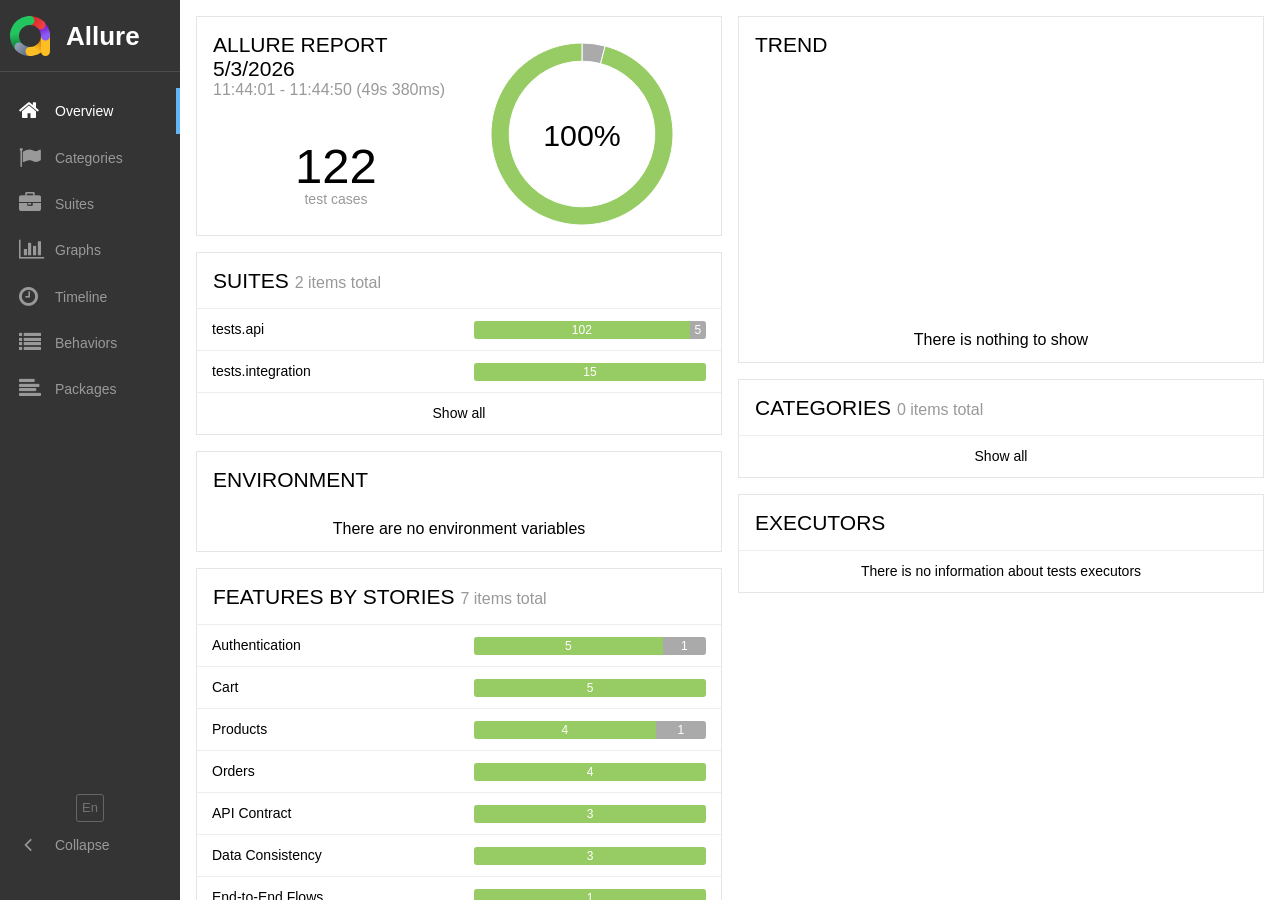
<file: index.html>
<!DOCTYPE html>
<html dir="ltr" lang="en">
<head>
    <meta charset="utf-8">
    <title>Allure Report</title>
    <link rel="icon" href="favicon.ico">
    <link rel="stylesheet" type="text/css" href="styles.css">
    <link rel="stylesheet" type="text/css" href="plugin/screen-diff/styles.css">
</head>
<body>
    <div id="alert"></div>
    <div id="content">
        <span class="spinner">
            <span class="spinner__circle"></span>
        </span>
    </div>
    <div id="popup"></div>
    <script src="app.js"></script>
    <script src="plugin/behaviors/index.js"></script>
    <script src="plugin/packages/index.js"></script>
    <script src="plugin/screen-diff/index.js"></script>
    <script async src="https://www.googletagmanager.com/gtag/js?id=G-FVWC4GKEYS"></script>
    <script>
        window.dataLayer = window.dataLayer || [];
        function gtag(){dataLayer.push(arguments);}
        gtag('js', new Date());
        gtag('config', 'G-FVWC4GKEYS', {
          'allureVersion': '2.35.1',
          'reportUuid': '9135f2b3-9b78-4f32-8b1e-7830d481a5b9',
          'single_file': false
        });
    </script>
</body>
</html>
</file>
<file: plugin/screen-diff/styles.css>
.screen-diff__switchers {
  margin-bottom: 1em;
}

.screen-diff__switchers label + label {
  margin-left: 1em;
}

.screen-diff__overlay {
  position: relative;
  cursor: col-resize;
}

.screen-diff__container {
  overflow-x: auto;
}

.screen-diff__image-over {
  top: 0;
  left: 0;
  bottom: 0;
  background: #fff;
  position: absolute;
  overflow: hidden;
  box-shadow: 2px 0 1px -1px #aaa;
}

.screen-diff-error {
  color: #fd5a3e;
}
</file>
